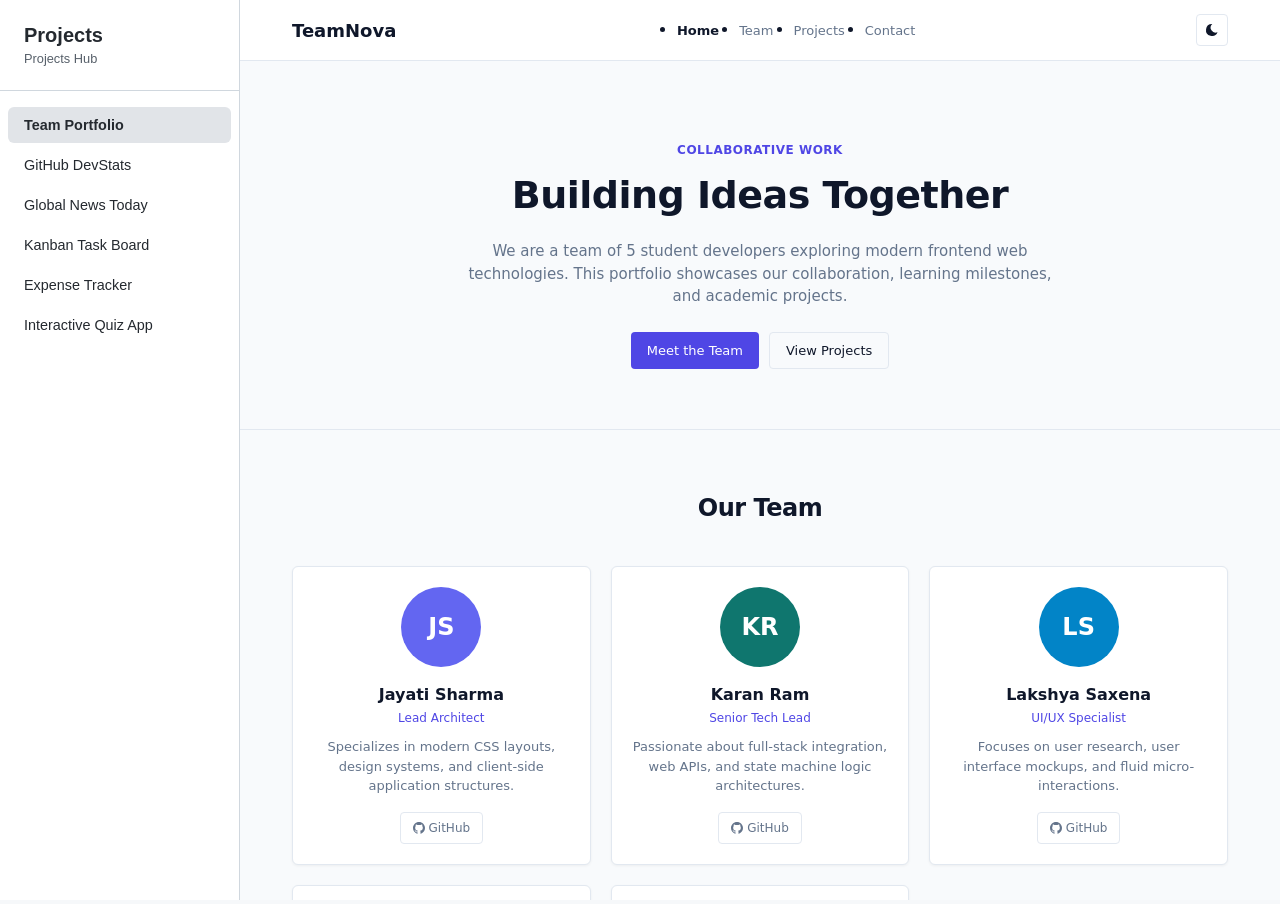
<file: index.html>
<!DOCTYPE html>
<html lang="en">

<head>
    <meta charset="UTF-8">
    <meta name="viewport" content="width=device-width, initial-scale=1.0">
    <title>OJT Projects Portal</title>
    <link rel="stylesheet" href="style.css">
</head>

<body>

    <div class="portal-container">
        <!-- Left Sidebar Navigation -->
        <aside class="sidebar">
            <div class="sidebar-header">
                <h2>Projects</h2>
                <p>Projects Hub</p>
            </div>

            <nav class="sidebar-nav">
                <ul>
                    <li><a href="#" class="nav-item active" data-path="team-agency-portfolio/index.html">Team
                            Portfolio</a></li>
                    <li><a href="#" class="nav-item" data-path="github-developers-portfolio/index.html">GitHub
                            DevStats</a></li>
                    <li><a href="#" class="nav-item" data-path="newsaggregator platform/index.html">Global News
                            Today</a></li>
                    <li><a href="#" class="nav-item" data-path="taskflow-kanban/index.html">Kanban Task Board</a></li>
                    <li><a href="#" class="nav-item" data-path="expense-tracker/index.html">Expense Tracker</a></li>
                    <li><a href="#" class="nav-item" data-path="Quiz_app/index.htm">Interactive Quiz App</a></li>
                </ul>
            </nav>


        </aside>

        <!-- Right Main Content Area (Iframe) -->
        <main class="workspace">
            <iframe id="appIframe" src="team-agency-portfolio/index.html"></iframe>
        </main>
    </div>

    <!-- Minimal Script to Switch Iframe Sources -->
    <script>
        const iframe = document.getElementById('appIframe');
        const navItems = document.querySelectorAll('.nav-item');

        navItems.forEach(item => {
            item.addEventListener('click', function (e) {
                e.preventDefault();

                // Remove active class from all navigation items
                navItems.forEach(nav => nav.classList.remove('active'));

                // Add active class to clicked navigation item
                this.classList.add('active');

                // Load clicked project in workspace iframe
                iframe.src = this.getAttribute('data-path');
            });
        });
    </script>
</body>

</html>
</file>
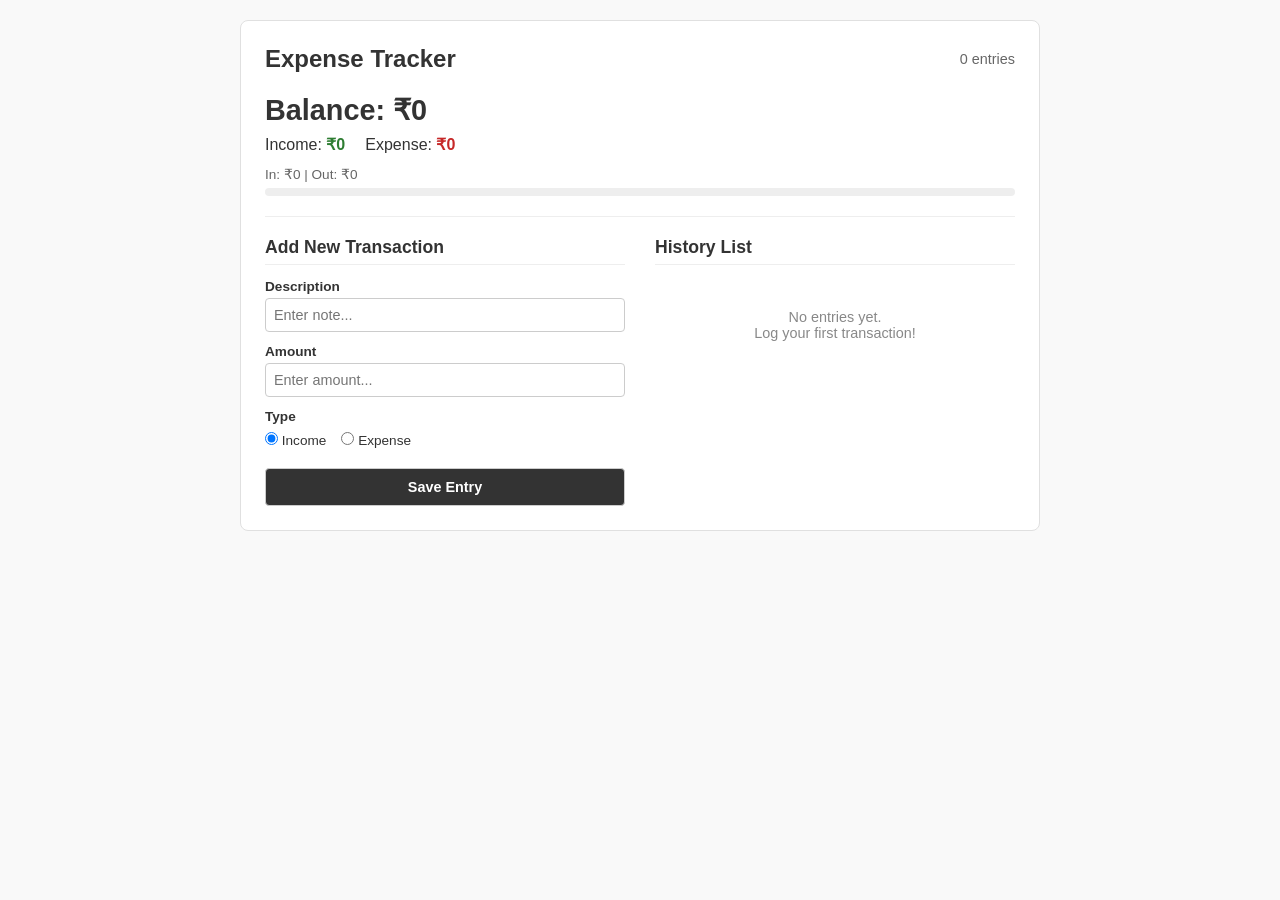
<file: expense-tracker/index.html>
<!DOCTYPE html>
<html lang="en">
<head>
    <meta charset="UTF-8">
    <meta name="viewport" content="width=device-width, initial-scale=1.0">
    <title>Expense Tracker</title>
    <link rel="stylesheet" href="style.css">
</head>
<body>

    <div class="tracker-container">
        <!-- Header -->
        <header>
            <h1>Expense Tracker</h1>
            <p id="entryCount">0 entries</p>
        </header>

        <!-- Balance Info -->
        <div class="balance-section">
            <h2>Balance: <span id="totalBalance">₹0</span></h2>
            <div class="summary-row">
                <div>Income: <span id="totalIncome" class="text-in">₹0</span></div>
                <div>Expense: <span id="totalExpense" class="text-out">₹0</span></div>
            </div>
            <!-- Progress Bar -->
            <div class="flow-bar-container">
                <span>In: <span id="inAmt">₹0</span> | Out: <span id="outAmt">₹0</span></span>
                <div class="bar-bg">
                    <div id="balBar" style="width: 0%;"></div>
                </div>
            </div>
        </div>

        <hr>

        <div class="tracker-grid">
            <!-- Form -->
            <div class="form-container">
                <h3>Add New Transaction</h3>
                <form>
                    <div class="field">
                        <label for="entryNote">Description</label>
                        <input type="text" id="entryNote" placeholder="Enter note..." required>
                    </div>
                    <div class="field">
                        <label for="entryAmt">Amount</label>
                        <input type="number" id="entryAmt" placeholder="Enter amount..." required>
                    </div>
                    <div class="field">
                        <label>Type</label>
                        <div class="radios">
                            <label>
                                <input type="radio" name="entryKind" id="kindIncome" value="Income" checked> Income
                            </label>
                            <label>
                                <input type="radio" name="entryKind" id="kindExpense" value="Expense"> Expense
                            </label>
                        </div>
                    </div>
                    <button type="submit" id="saveBtn">Save Entry</button>
                </form>
            </div>

            <!-- List -->
            <div class="list-container">
                <h3>History List</h3>
                <ul id="historyList">
                    <!-- Loaded via JS -->
                </ul>
            </div>
        </div>
    </div>

    <script src="app.js"></script>
</body>
</html>
</file>
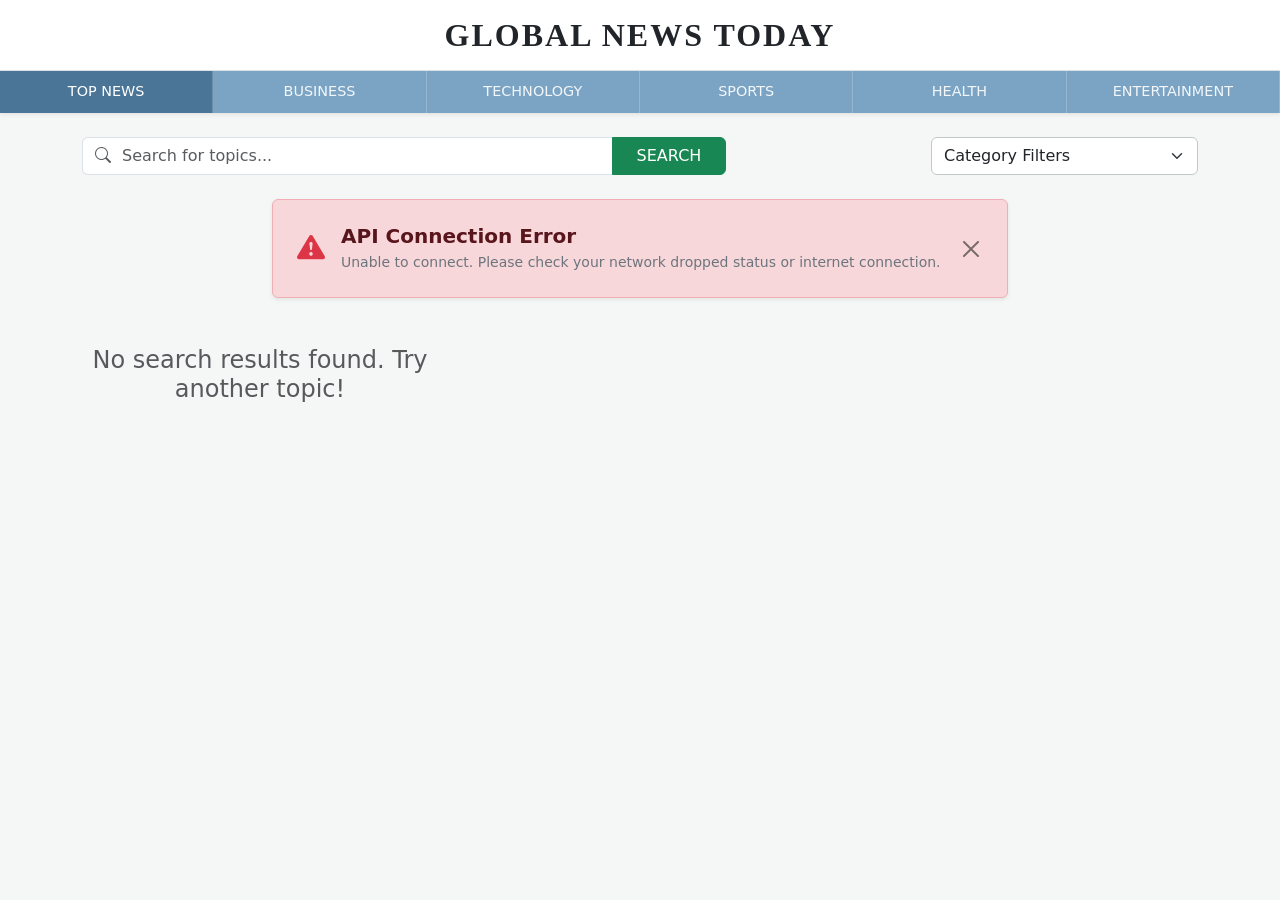
<file: newsaggregator platform/index.html>
<!DOCTYPE html>
<html lang="en">
<head>
    <meta charset="UTF-8">
    <meta name="viewport" content="width=device-width, initial-scale=1.0">
    <title>Global News Today</title>
    <link href="https://cdn.jsdelivr.net/npm/bootstrap@5.3.2/dist/css/bootstrap.min.css" rel="stylesheet">
    <link href="https://cdn.jsdelivr.net/npm/bootstrap-icons@1.11.1/font/bootstrap-icons.css" rel="stylesheet">
    
    <style>
        body {
            background-color: #f4f7f6;
            font-family: system-ui, -apple-system, sans-serif;
        }
        /* Top Navigation Header Styling */
        .brand-header {
            font-family: 'Georgia', serif;
            letter-spacing: 2px;
            font-weight: 700;
        }
        /* Category Navigation Bar */
        .category-nav {
            background-color: #7ba4c4;
        }
        .category-nav .nav-link {
            color: rgba(255, 255, 255, 0.9);
            font-weight: 500;
            text-transform: uppercase;
            font-size: 0.9rem;
            padding: 10px 15px;
            border-right: 1px solid rgba(255, 255, 255, 0.2);
        }
        .category-nav .nav-link:hover, 
        .category-nav .nav-link.active {
            background-color: #4a7596;
            color: #ffffff;
        }
        /* Card image aspect ratio maintenance */
        .news-img-placeholder {
            height: 180px;
            object-fit: cover;
            background-color: #e9ecef;
        }
        /* Loader and Error States controlled via JS toggling 'd-none' */
        #loading-state, #error-state {
            transition: all 0.3s ease;
        }
    </style>
</head>
<body>

    <header class="py-3 bg-white text-center border-bottom">
        <h1 class="brand-header text-uppercase m-0 fs-2 text-dark">Global News Today</h1>
    </header>

    <nav class="category-nav shadow-sm">
        <div class="container-fluid px-0">
            <ul class="nav nav-justified" id="category-filters">
                <li class="nav-item"><a class="nav-link active" href="#" data-category="general">Top News</a></li>
                <li class="nav-item"><a class="nav-link" href="#" data-category="business">Business</a></li>
                <li class="nav-item"><a class="nav-link" href="#" data-category="technology">Technology</a></li>
                <li class="nav-item"><a class="nav-link" href="#" data-category="sports">Sports</a></li>
                <li class="nav-item"><a class="nav-link" href="#" data-category="health">Health</a></li>
                <li class="nav-item"><a class="nav-link" href="#" data-category="entertainment">Entertainment</a></li>
            </ul>
        </div>
    </nav>

    <main class="container my-4">
        
        <div class="row g-3 mb-4 justify-content-between align-items-center">
            <div class="col-md-7">
                <form id="search-form" class="input-group">
                    <span class="input-group-text bg-white border-end-0 text-muted">
                        <i class="bi bi-search"></i>
                    </span>
                    <input type="text" id="search-input" class="form-control border-start-0 ps-0" placeholder="Search for topics..." required>
                    <button class="btn btn-success px-4 fw-medium text-uppercase" type="submit" id="srchbtn">Search</button>
                </form>
            </div>
            <div class="col-md-4 col-lg-3 text-end">
                <select class="form-select border-secondary-subtle" id="dropdown-category-filter">
                    <option value="" selected>Category Filters</option>
                    <option value="science" ctgtype="science">Science</option>
                    <option value="technology" ctgtype="technology">Technology</option>
                    <option value="business" ctgtype="business">Business</option>
                </select>
            </div>
        </div>

        <div id="loading-state" class="row d-none mb-4">
            <div class="col-10 mx-auto text-center py-5 bg-white rounded shadow-sm border border-light-subtle">
                <div class="spinner-border text-secondary mb-3" style="width: 3.5rem; height: 3.5rem;" role="status">
                    <span class="visually-hidden">Loading...</span>
                </div>
                <p class="text-muted fw-medium m-0">Fetching live updates from NewsAPI...</p>
            </div>
        </div>

        <div id="error-state" class="row d-none mb-4">
            <div class="col-md-8 mx-auto">
                <div class="alert alert-danger d-flex align-items-center shadow-sm p-4 m-0" role="alert">
                    <i class="bi bi-exclamation-triangle-fill fs-3 me-3 text-danger"></i>
                    <div>
                        <h5 class="alert-heading fw-bold mb-1">API Connection Error</h5>
                        <p id="error-message-text" class="mb-0 small text-secondary">Unable to process your request. Please check your API limits or network status.</p>
                    </div>
                    <button type="button" class="btn-close ms-auto" id="close-error-btn" aria-label="Close"></button>
                </div>
            </div>
        </div>

        <div class="row row-cols-1 row-cols-md-2 row-cols-lg-3 g-4" id="news-container">
            
            </div>
    </main>

    <script src="https://cdn.jsdelivr.net/npm/bootstrap@5.3.2/dist/js/bootstrap.bundle.min.js"></script>
    
    <script src="index.js"></script>
</body>
</html>
</file>
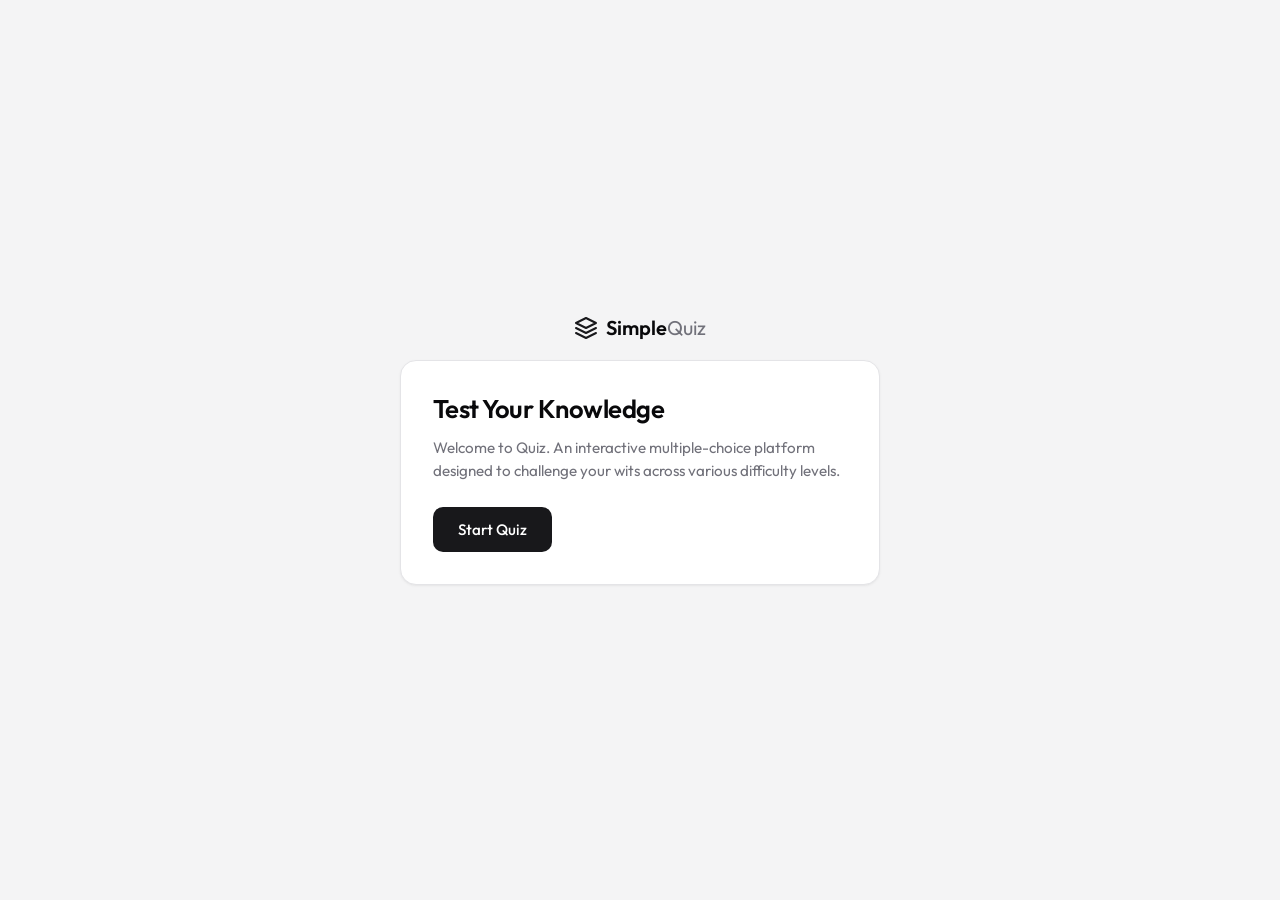
<file: Quiz_app/index.htm>
<!DOCTYPE html>
<html lang="en">

<head>
  <meta charset="UTF-8">
  <meta name="viewport" content="width=device-width, initial-scale=1.0">
  <title>Quiz | Modern & Fun Trivia</title>
  <meta name="description" content="A simple, elegant multiple choice quiz application for college project testing.">
  <!-- Fonts -->
  <link rel="preconnect" href="https://fonts.googleapis.com">
  <link rel="preconnect" href="https://fonts.gstatic.com" crossorigin>
  <link href="https://fonts.googleapis.com/css2?family=Outfit:wght@400;500;600;700&display=swap" rel="stylesheet">
  <!-- Stylesheet -->
  <link rel="stylesheet" href="style.css">
</head>

<body>
  <div class="app-container">
    <!-- Header -->
    <header class="app-header">
      <div class="logo">
        <svg class="logo-icon" width="24" height="24" viewBox="0 0 24 24" fill="none" stroke="currentColor"
          stroke-width="2" stroke-linecap="round" stroke-linejoin="round">
          <path d="M12 2L2 7L12 12L22 7L12 2Z" />
          <path d="M2 17L12 22L22 17" />
          <path d="M2 12L12 17L22 12" />
        </svg>
        <span class="logo-text">Simple<span class="highlight">Quiz</span></span>
      </div>
    </header>

    <!-- Main Content Box -->
    <main class="quiz-card">

      <!-- SCREEN 1: Home Screen -->
      <section id="screen-home" class="screen active">
        <div class="hero-content">
          <h1>Test Your Knowledge</h1>
          <p>Welcome to Quiz. An interactive multiple-choice platform designed to challenge your wits across
            various difficulty levels.</p>
          <button id="btn-start-project" class="btn btn-primary">Start Quiz</button>
        </div>
      </section>

      <!-- SCREEN 2: Setup Screen -->
      <section id="screen-setup" class="screen hidden">
        <h2>Quiz Settings</h2>
        <p class="subtitle">Customize your challenge parameters before starting.</p>

        <div class="settings-group">
          <label>Number of Questions</label>
          <div id="count-group" class="pill-group">
            <button class="pill selected" data-count="5">5 Questions</button>
            <button class="pill" data-count="10">10 Questions</button>
            <button class="pill" data-count="15">15 Questions</button>
          </div>
        </div>

        <div class="settings-group">
          <label>Select Difficulty</label>
          <div id="difficulty-group" class="pill-group">
            <button class="pill selected" data-difficulty="easy">Easy</button>
            <button class="pill" data-difficulty="medium">Medium</button>
            <button class="pill" data-difficulty="hard">Hard</button>
          </div>
        </div>

        <button id="btn-begin-quiz" class="btn btn-primary full-width">Begin Quiz</button>
      </section>

      <!-- SCREEN 3: Quiz Play Screen -->
      <section id="screen-quiz" class="screen hidden">
        <!-- Quiz HUD -->
        <div class="hud">
          <div class="hud-info">
            <span class="hud-index">Question <span id="current-question-num">1</span> of <span
                id="total-questions-num">5</span></span>
          </div>
          <div class="progress-bar-container">
            <div id="quiz-progress-bar" class="progress-bar" style="width: 0%"></div>
          </div>
        </div>

        <!-- Question -->
        <h2 id="question-text" class="question-text">Loading question...</h2>

        <!-- Options list -->
        <div id="options-container" class="options-container">
          <!-- Populated by JS -->
        </div>

        <!-- Feedback Area -->
        <div id="feedback-container" class="feedback-container hidden">
          <h3 id="feedback-status" class="feedback-status">Correct!</h3>
          <p id="feedback-text" class="feedback-text">Nice job!</p>
        </div>

        <!-- Actions -->
        <div class="quiz-actions">
          <button id="btn-next" class="btn btn-primary hidden">Next Question</button>
        </div>
      </section>

      <!-- SCREEN 4: Results Screen -->
      <section id="screen-results" class="screen hidden">
        <div class="results-content">
          <h2>Quiz Completed!</h2>
          <p class="subtitle">Here is your performance report:</p>

          <div class="score-display-card">
            <div id="final-percentage" class="score-percentage">0%</div>
            <p id="final-fraction" class="score-subtext">You answered 0 out of 5 questions correctly.</p>
          </div>

          <button id="btn-play-again" class="btn btn-primary">Play Again</button>
        </div>
      </section>

    </main>


  </div>

  <!-- JavaScript -->
  <script src="app.js"></script>
</body>

</html>
</file>
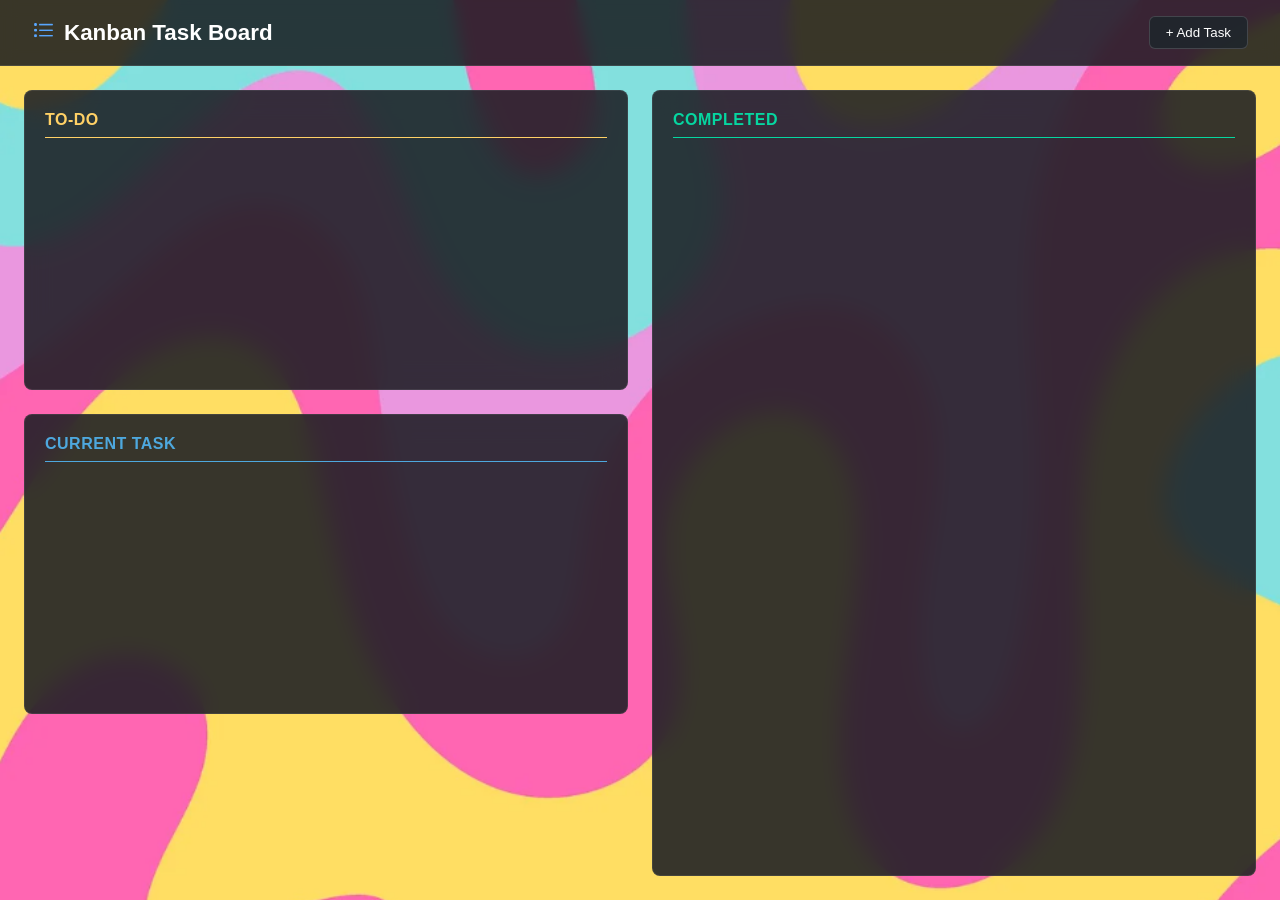
<file: taskflow-kanban/index.html>
<!DOCTYPE html>
<html lang="en">
<head>
    <meta charset="UTF-8">
    <meta name="viewport" content="width=device-width, initial-scale=1.0">
    <link rel="stylesheet" href="style.css">
    <link rel="stylesheet" href="https://cdn.jsdelivr.net/npm/bootstrap-icons@1.13.1/font/bootstrap-icons.min.css">
    <title>Document</title>
</head>
<body>
    <header>
        <h1><span class="bi bi-list-task"> </span>Kanban Task Board</h1>
        <button id="add-task-btn">+ Add Task</button>
    </header>

    <main class="board">
        <div class="left-workspace">
            <section class="col" id="todo-col">
                <h2>To-Do</h2>
                <div class="task-container" id="todo-tasks"></div>
            </section>

            <section class="col" id="current-col">
                <h2>Current Task</h2>
                <div class="task-container" id="current-tasks"></div>
            </section>
        </div>

        <section class="col" id="completed-col">
            <h2>Completed</h2>
            <div class="task-container" id="completed-tasks"></div>
        </section>
    </main>
    
    <script src="storage.js"></script>
    <script src="script.js"></script>
</body>
</html>
</file>
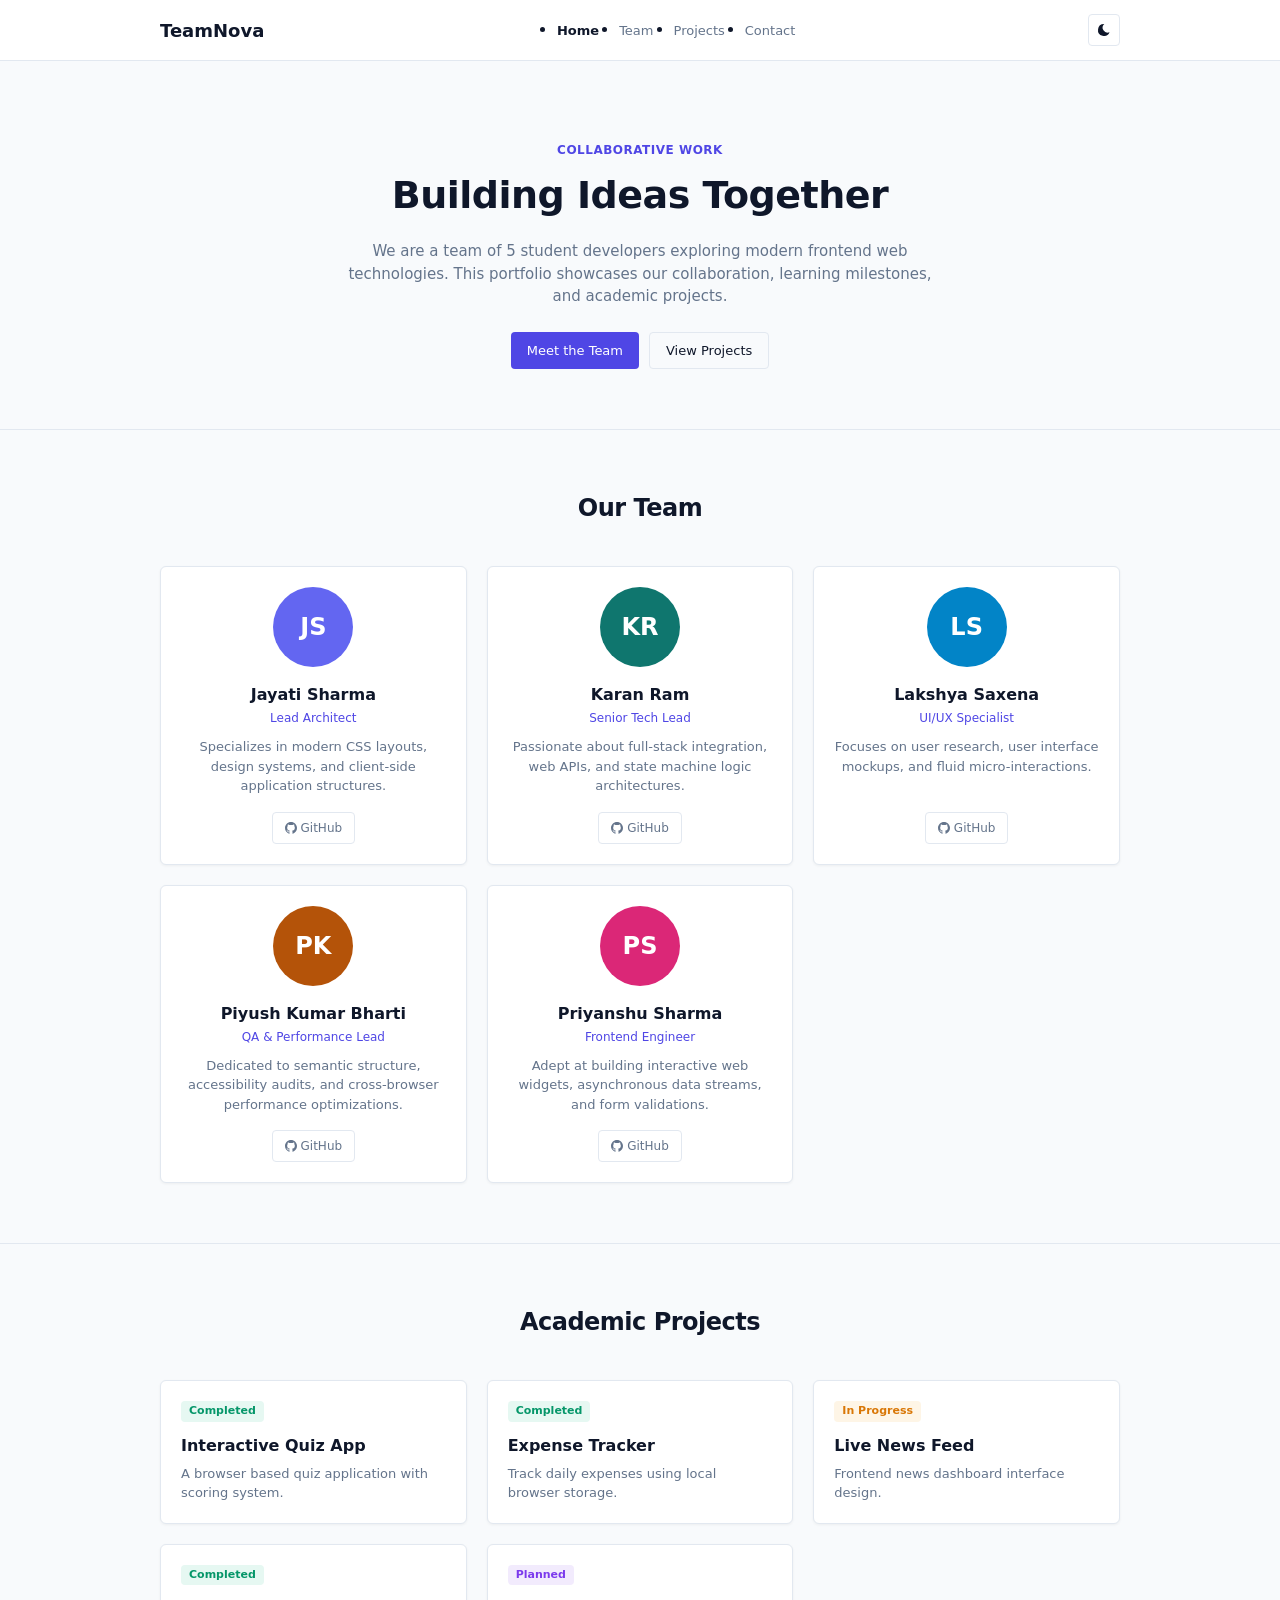
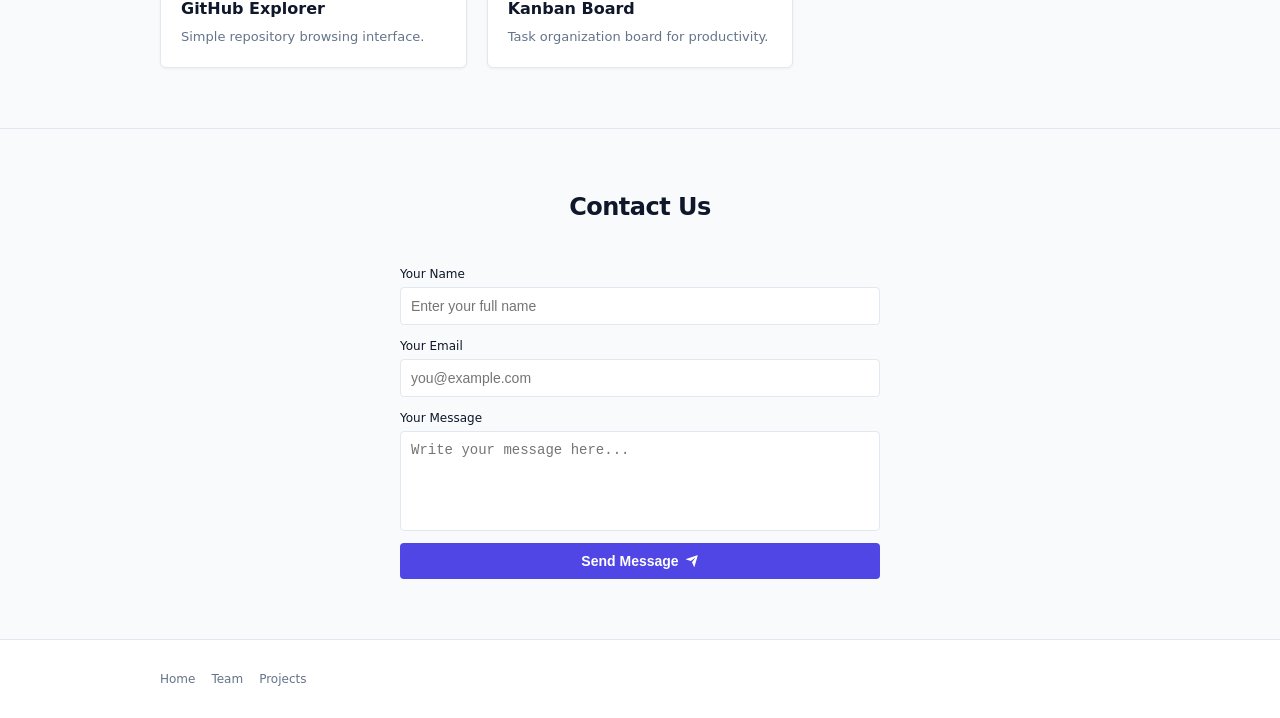
<file: team-agency-portfolio/index.html>
<!DOCTYPE html>
<html lang="en">

<head>
    <meta charset="UTF-8">
    <meta name="viewport" content="width=device-width, initial-scale=1.0">
    <title>TeamNova | Digital Agency Portfolio</title>
    <meta name="description"
        content="Explore TeamNova's academic projects, frontend development learning journey, and meet our team of 5 student developers.">

    <link rel="preconnect" href="https://fonts.googleapis.com">
    <link rel="preconnect" href="https://fonts.gstatic.com" crossorigin>
    <link href="https://fonts.googleapis.com/css2?family=Inter:wght@300;400;500;600;700;800&display=swap"
        rel="stylesheet">

    <link rel="stylesheet" href="styles/style.css">
    <link rel="stylesheet" href="styles/responsive.css">
</head>

<body>

    <!-- Navigation Header -->
    <header class="navbar">
        <div class="container nav-container">
            <h2>TeamNova</h2>

            <nav>
                <ul>
                    <li><a href="#home" class="active">Home</a></li>
                    <li><a href="#team">Team</a></li>
                    <li><a href="#projects">Projects</a></li>
                    <li><a href="#contact">Contact</a></li>
                </ul>
            </nav>

            <button id="themeToggle" aria-label="Toggle theme">
                <!-- SVG Moon icon (dark mode default representation) -->
                <svg id="themeToggleIcon" xmlns="http://www.w3.org/2000/svg" viewBox="0 0 24 24">
                    <path d="M12 3c.132 0 .263 0 .393.007a7.5 7.5 0 0 0 7.92 12.446A9 9 0 1 1 12 3z" />
                </svg>
            </button>
        </div>
    </header>

    <!-- Hero Section -->
    <section id="home" class="hero">
        <div class="container hero-content">
            <p class="tagline">Collaborative Work</p>
            <h1>Building Ideas Together</h1>

            <p>
                We are a team of 5 student developers exploring modern frontend web technologies.
                This portfolio showcases our collaboration, learning milestones, and academic projects.
            </p>

            <div class="hero-buttons">
                <a href="#team" class="btn">Meet the Team</a>
                <a href="#projects" class="btn secondary">View Projects</a>
            </div>
        </div>
    </section>

    <!-- Team Section -->
    <section id="team">
        <div class="container">
            <h2 class="section-title">Our Team</h2>
            <div id="teamContainer" class="team-grid"></div>
        </div>
    </section>

    <!-- Projects Section -->
    <section id="projects">
        <div class="container">
            <h2 class="section-title">Academic Projects</h2>
            <div id="projectContainer" class="project-grid"></div>
        </div>
    </section>

    <!-- Contact Section -->
    <section id="contact">
        <div class="container contact-container">
            <h2 class="section-title">Contact Us</h2>

            <form id="contactForm">
                <div class="form-group">
                    <label for="name">Your Name</label>
                    <input type="text" id="name" placeholder="Enter your full name">
                </div>
                <div class="form-group">
                    <label for="email">Your Email</label>
                    <input type="email" id="email" placeholder="you@example.com">
                </div>
                <div class="form-group">
                    <label for="message">Your Message</label>
                    <textarea id="message" placeholder="Write your message here..."></textarea>
                </div>

                <button type="submit">
                    <span>Send Message</span>
                    <svg xmlns="http://www.w3.org/2000/svg" viewBox="0 0 24 24">
                        <path
                            d="M1.946 9.315c-.522-.174-.527-.455.01-.634l19.087-6.362c.529-.176.832.12.684.638l-5.454 19.086c-.15.529-.455.547-.679.045L12 14l6-8-8 6-8.054-2.685z" />
                    </svg>
                </button>
            </form>
        </div>
    </section>

    <!-- Footer -->
    <footer>
        <div class="container footer-content">
            <div>
                <a href="#home">Home</a>
                <a href="#team">Team</a>
                <a href="#projects">Projects</a>
            </div>
        </div>
    </footer>

    <!-- Toast Notifications Container -->
    <div id="toastContainer" class="toast-container"></div>

    <script src="data/teamData.js"></script>
    <script src="data/projectData.js"></script>
    <script src="script/app.js"></script>
    <script src="script/validation.js"></script>

</body>

</html>
</file>
<file: style.css>
/* General Styles */
* {
    margin: 0;
    padding: 0;
    box-sizing: border-box;
}

body {
    font-family: -apple-system, BlinkMacSystemFont, "Segoe UI", Roboto, Helvetica, Arial, sans-serif;
    background-color: #f6f8fa;
    color: #24292f;
    height: 100vh;
    overflow: hidden;
}

/* Layout Container */
.portal-container {
    display: flex;
    width: 100vw;
    height: 100vh;
}

/* Navigation Sidebar */
.sidebar {
    width: 240px;
    background-color: #ffffff;
    border-right: 1px solid #d0d7de;
    display: flex;
    flex-direction: column;
    justify-content: space-between;
}

.sidebar-header {
    padding: 24px;
    border-bottom: 1px solid #d0d7de;
}

.sidebar-header h2 {
    font-size: 1.25rem;
    font-weight: 600;
}

.sidebar-header p {
    font-size: 0.8rem;
    color: #57606a;
    margin-top: 4px;
}

.sidebar-nav {
    padding: 16px 8px;
    flex-grow: 1;
}

.sidebar-nav ul {
    list-style: none;
}

.nav-item {
    display: block;
    padding: 10px 16px;
    color: #24292f;
    text-decoration: none;
    font-size: 0.9rem;
    border-radius: 6px;
    margin-bottom: 4px;
    transition: background-color 0.15s ease;
}

.nav-item:hover {
    background-color: #f3f4f6;
}

.nav-item.active {
    background-color: #e1e4e8;
    font-weight: 600;
}

.sidebar-footer {
    padding: 24px;
    border-top: 1px solid #d0d7de;
    font-size: 0.75rem;
    color: #57606a;
}

/* Workspace Frame */
.workspace {
    flex-grow: 1;
    height: 100%;
}

#appIframe {
    width: 100%;
    height: 100%;
    border: none;
    background-color: #ffffff;
}
</file>
<file: expense-tracker/style.css>
/* Base Styles */
* {
    margin: 0;
    padding: 0;
    box-sizing: border-box;
}

body {
    font-family: sans-serif;
    background-color: #f9f9f9;
    color: #333333;
    padding: 20px;
    display: flex;
    justify-content: center;
}

.tracker-container {
    width: 100%;
    max-width: 800px;
    background-color: #ffffff;
    border: 1px solid #e0e0e0;
    border-radius: 8px;
    padding: 24px;
}

header {
    display: flex;
    justify-content: space-between;
    align-items: center;
    margin-bottom: 20px;
}

header h1 {
    font-size: 1.5rem;
}

#entryCount {
    color: #666666;
    font-size: 0.9rem;
}

/* Balance Section */
.balance-section {
    margin-bottom: 20px;
}

.balance-section h2 {
    font-size: 1.8rem;
    margin-bottom: 8px;
}

.summary-row {
    display: flex;
    gap: 20px;
    margin-bottom: 12px;
}

.text-in {
    color: #2e7d32;
    font-weight: bold;
}

.text-out {
    color: #c62828;
    font-weight: bold;
}

/* Flow Bar */
.flow-bar-container {
    font-size: 0.85rem;
    color: #666666;
}

.bar-bg {
    width: 100%;
    height: 8px;
    background-color: #eeeeee;
    border-radius: 4px;
    margin-top: 6px;
    overflow: hidden;
}

#balBar {
    height: 100%;
    background-color: #2e7d32;
    width: 0%;
    transition: width 0.3s ease;
}

hr {
    border: 0;
    border-top: 1px solid #eeeeee;
    margin: 20px 0;
}

/* Grid Layout */
.tracker-grid {
    display: grid;
    grid-template-columns: 1fr 1fr;
    gap: 30px;
}

@media (max-width: 600px) {
    .tracker-grid {
        grid-template-columns: 1fr;
    }
}

h3 {
    margin-bottom: 14px;
    font-size: 1.1rem;
    border-bottom: 1px solid #eeeeee;
    padding-bottom: 6px;
}

/* Form Styling */
.field {
    margin-bottom: 12px;
}

.field label {
    display: block;
    font-size: 0.85rem;
    font-weight: bold;
    margin-bottom: 4px;
}

.field input[type="text"],
.field input[type="number"] {
    width: 100%;
    padding: 8px;
    border: 1px solid #cccccc;
    border-radius: 4px;
    font-size: 0.9rem;
}

.radios {
    display: flex;
    gap: 15px;
    padding: 4px 0;
}

.radios label {
    font-weight: normal;
    cursor: pointer;
}

#saveBtn {
    width: 100%;
    padding: 10px;
    border: 1px solid #cccccc;
    background-color: #333333;
    color: #ffffff;
    border-radius: 4px;
    font-size: 0.9rem;
    font-weight: bold;
    cursor: pointer;
}

#saveBtn:hover {
    background-color: #111111;
}

/* History List Card Styling */
.list-container {
    max-height: 350px;
    overflow-y: auto;
}

#historyList {
    list-style: none;
}

.hcard {
    border: 1px solid #eeeeee;
    border-radius: 6px;
    padding: 10px;
    margin-bottom: 8px;
    display: flex;
    align-items: center;
    justify-content: space-between;
}

.hcard-dot {
    width: 8px;
    height: 8px;
    border-radius: 50%;
    margin-right: 10px;
}

.dot-in {
    background-color: #2e7d32;
}

.dot-out {
    background-color: #c62828;
}

.hcard-info {
    flex-grow: 1;
    display: flex;
    flex-direction: column;
}

.hcard-name {
    font-weight: bold;
    font-size: 0.9rem;
}

.hcard-type {
    font-size: 0.75rem;
    color: #888888;
}

.hcard-amt {
    font-weight: bold;
    margin-right: 15px;
}

.amt-in {
    color: #2e7d32;
}

.amt-out {
    color: #c62828;
}

.hcard-actions button {
    background: none;
    border: none;
    cursor: pointer;
    font-size: 0.8rem;
    margin-left: 5px;
    padding: 2px 5px;
    border-radius: 3px;
}

.ic-edit {
    color: #1976d2;
}

.ic-delete {
    color: #d32f2f;
}

/* Empty State */
.empty-state {
    text-align: center;
    padding: 30px;
    color: #888888;
}

.empty-state p {
    font-size: 0.9rem;
}
</file>
<file: Quiz_app/style.css>
:root {
  --bg-color: #f4f4f5;
  /* zinc-100 */
  --card-bg: #ffffff;
  --text-main: #09090b;
  /* zinc-950 */
  --text-muted: #71717a;
  /* zinc-500 */

  --primary: #18181b;
  /* zinc-900 */
  --primary-hover: #27272a;
  /* zinc-800 */
  --primary-active: #09090b;
  /* zinc-950 */

  --success: #22c55e;
  --success-bg: #f0fdf4;
  --success-border: #bbf7d0;
  --success-text: #166534;

  --error: #ef4444;
  --error-bg: #fef2f2;
  --error-border: #fecaca;
  --error-text: #991b1b;

  --border-color: #e4e4e7;
  /* zinc-200 */
  --radius-lg: 16px;
  --radius-md: 10px;
  --radius-sm: 6px;

  --shadow-main: 0 1px 3px 0 rgba(0, 0, 0, 0.05), 0 1px 2px -1px rgba(0, 0, 0, 0.05);
}

/* --- Base Resets & Global Styles --- */
* {
  box-sizing: border-box;
  margin: 0;
  padding: 0;
}

body {
  font-family: 'Outfit', -apple-system, BlinkMacSystemFont, "Segoe UI", Roboto, sans-serif;
  color: var(--text-main);
  background-color: var(--bg-color);
  min-height: 100vh;
  display: flex;
  justify-content: center;
  align-items: center;
  overflow-x: hidden;
  padding: 20px;
}

/* --- Layout Containers --- */
.app-container {
  width: 100%;
  max-width: 480px;
  display: flex;
  flex-direction: column;
  gap: 20px;
}

/* Header & Logo */
.app-header {
  display: flex;
  justify-content: center;
  align-items: center;
}

.logo {
  display: flex;
  align-items: center;
  gap: 8px;
  font-size: 1.25rem;
  font-weight: 600;
  color: var(--text-main);
}

.logo-icon {
  color: var(--primary);
}

.logo .highlight {
  color: var(--text-muted);
  font-weight: 400;
}

/* Main Card */
.quiz-card {
  background: var(--card-bg);
  border-radius: var(--radius-lg);
  padding: 32px;
  box-shadow: var(--shadow-main);
  border: 1px solid var(--border-color);
}

/* Screen Transitions (Simple & Quick) */
.screen {
  opacity: 0;
  animation: fadeIn 0.15s ease-out forwards;
}

.screen.hidden {
  display: none !important;
}

.screen.active {
  display: block;
}

@keyframes fadeIn {
  to {
    opacity: 1;
  }
}

/* --- Typography --- */
h1,
h2,
h3,
h4,
h5,
h6 {
  text-wrap: balance;
  font-weight: 600;
}

h1 {
  font-size: 1.6rem;
  line-height: 1.25;
  margin-bottom: 12px;
  letter-spacing: -0.02em;
}

h2 {
  font-size: 1.3rem;
  margin-bottom: 8px;
  letter-spacing: -0.01em;
}

p {
  color: var(--text-muted);
  font-size: 0.95rem;
  line-height: 1.5;
  margin-bottom: 24px;
  text-wrap: pretty;
}

p.subtitle {
  margin-bottom: 24px;
}

/* Buttons */
.btn {
  display: inline-flex;
  justify-content: center;
  align-items: center;
  padding: 12px 24px;
  font-family: inherit;
  font-size: 0.95rem;
  font-weight: 500;
  border-radius: var(--radius-md);
  border: 1px solid transparent;
  cursor: pointer;
  transition: background-color 0.15s ease, border-color 0.15s ease;
  width: auto;
}

.btn-primary {
  background: var(--primary);
  color: #ffffff;
}

.btn-primary:hover {
  background: var(--primary-hover);
}

.btn-primary:active {
  background: var(--primary-active);
}

.full-width {
  width: 100%;
}

/* Settings Segmented Controls */
.settings-group {
  margin-bottom: 20px;
}

.settings-group label {
  display: block;
  font-size: 0.8rem;
  font-weight: 600;
  text-transform: uppercase;
  letter-spacing: 0.05em;
  color: var(--text-muted);
  margin-bottom: 8px;
}

.pill-group {
  display: flex;
  background: #f4f4f5;
  /* zinc-100 */
  padding: 4px;
  border-radius: var(--radius-md);
  gap: 4px;
}

.pill {
  flex: 1;
  padding: 8px 12px;
  font-family: inherit;
  font-size: 0.9rem;
  font-weight: 500;
  background: transparent;
  border: none;
  border-radius: var(--radius-sm);
  cursor: pointer;
  transition: background-color 0.15s ease, color 0.15s ease;
  color: var(--text-muted);
  text-align: center;
}

.pill:hover {
  background: rgba(0, 0, 0, 0.04);
  color: var(--text-main);
}

.pill.selected {
  background: #ffffff;
  color: var(--text-main);
  box-shadow: 0 1px 2px rgba(0, 0, 0, 0.05);
  font-weight: 600;
}

/* --- Quiz HUD / Progress --- */
.hud {
  margin-bottom: 20px;
}

.hud-info {
  display: flex;
  justify-content: space-between;
  align-items: center;
  margin-bottom: 8px;
}

.hud-index {
  font-size: 0.8rem;
  font-weight: 600;
  color: var(--text-muted);
  text-transform: uppercase;
  letter-spacing: 0.05em;
}

.progress-bar-container {
  height: 4px;
  background: var(--border-color);
  border-radius: var(--radius-sm);
  overflow: hidden;
}

.progress-bar {
  height: 100%;
  background: var(--primary);
  border-radius: var(--radius-sm);
  transition: width 0.2s ease;
}

/* Quiz Options Container */
.question-text {
  font-size: 1.15rem;
  font-weight: 600;
  line-height: 1.4;
  margin-bottom: 20px;
}

.options-container {
  display: flex;
  flex-direction: column;
  gap: 8px;
  margin-bottom: 20px;
}

.option-btn {
  width: 100%;
  padding: 14px 18px;
  font-family: inherit;
  font-size: 0.95rem;
  font-weight: 500;
  color: var(--text-main);
  background: #ffffff;
  border: 1px solid var(--border-color);
  border-radius: var(--radius-md);
  text-align: left;
  cursor: pointer;
  transition: background-color 0.15s ease, border-color 0.15s ease;
}

.option-btn:hover:not(:disabled) {
  background: #f4f4f5;
  /* zinc-100 */
  border-color: #d4d4d8;
  /* zinc-300 */
}

.option-btn:disabled {
  cursor: not-allowed;
}

/* Answer State Highlights */
.option-btn.correct {
  background: var(--success-bg) !important;
  border-color: var(--success) !important;
  color: var(--success-text) !important;
  font-weight: 600;
}

.option-btn.wrong {
  background: var(--error-bg) !important;
  border-color: var(--error) !important;
  color: var(--error-text) !important;
  font-weight: 600;
}

/* Feedback panel style - flat alert box */
.feedback-container {
  padding: 16px;
  border-radius: var(--radius-md);
  margin-bottom: 20px;
  border: 1px solid transparent;
}

.feedback-container.hidden {
  display: none;
}

.feedback-container:has(.correct-text) {
  background-color: var(--success-bg);
  border-color: var(--success-border);
}

.feedback-container:has(.wrong-text) {
  background-color: var(--error-bg);
  border-color: var(--error-border);
}

.feedback-status {
  font-size: 0.95rem;
  font-weight: 600;
  margin-bottom: 4px;
}

.feedback-status.correct-text {
  color: var(--success-text);
}

.feedback-status.wrong-text {
  color: var(--error-text);
}

.feedback-text {
  font-size: 0.9rem;
  color: var(--text-muted);
  line-height: 1.4;
  margin-bottom: 0;
}

/* Override initial raw js color classes since we styled the container instead */
.correct-text,
.wrong-text {
  background: none !important;
  border-left: none !important;
  padding-left: 0 !important;
}

/* Quiz Footer / Action buttons */
.quiz-actions {
  display: flex;
  justify-content: flex-end;
}

/* --- Results Screen --- */
.results-content {
  text-align: center;
}

.score-display-card {
  background: #f4f4f5;
  /* zinc-100 */
  border: 1px solid var(--border-color);
  border-radius: var(--radius-md);
  padding: 24px;
  margin-bottom: 24px;
}

.score-percentage {
  font-size: 3rem;
  font-weight: 700;
  color: var(--primary);
  margin-bottom: 8px;
  line-height: 1;
}

.score-subtext {
  font-size: 0.95rem;
  color: var(--text-muted);
  margin-bottom: 0;
}

/* --- Footer --- */
.app-footer {
  text-align: center;
  font-size: 0.8rem;
  color: var(--text-muted);
}

/* --- Responsive Adjustments --- */
@media (max-width: 480px) {
  .quiz-card {
    padding: 24px 20px;
  }

  h1 {
    font-size: 1.4rem;
  }

  h2 {
    font-size: 1.15rem;
  }

  .btn {
    width: 100%;
  }

  .quiz-actions {
    justify-content: center;
  }
}
</file>
<file: taskflow-kanban/style.css>
* {
    margin: 0;
    padding: 0;
    box-sizing: border-box;
}

body {
    min-height: 100vh;
    font-family: -apple-system, BlinkMacSystemFont, "Segoe UI", Roboto, Helvetica, Arial, sans-serif;
    background-image: url("bg.jpg");
    background-size: cover;
    background-position: center;
    background-attachment: fixed;
    background-repeat: no-repeat;
    color: #e3e4e8;
    display: flex;
    flex-direction: column;
}

header {
    background-color: rgba(23, 25, 30, 0.85);
    backdrop-filter: blur(8px);
    -webkit-backdrop-filter: blur(8px);
    display: flex;
    justify-content: space-between;
    align-items: center;
    padding: 16px 32px;
    border-bottom: 1px solid rgba(255, 255, 255, 0.1);
}

h1 {
    color: #ffffff;
    font-size: 1.4rem;
    font-weight: 600;
    display: flex;
    align-items: center;
    gap: 10px;
}

.bi-list-task {
    color: #58a6ff;
}

#add-task-btn {
    padding: 8px 16px;
    border: 1px solid rgba(255, 255, 255, 0.15);
    background-color: rgba(33, 38, 45, 0.9);
    color: #ffffff;
    border-radius: 6px;
    font-weight: 500;
    cursor: pointer;
    transition: all 0.2s ease;
}

#add-task-btn:hover {
    background-color: rgba(48, 54, 61, 0.9);
    border-color: rgba(255, 255, 255, 0.3);
}

.board {
    display: grid;
    grid-template-columns: 1fr 1fr;
    gap: 24px;
    padding: 24px;
    flex: 1;
}

.left-workspace {
    display: flex;
    flex-direction: column;
    gap: 24px;
}

.col {
    background-color: rgba(28, 30, 36, 0.88);
    border: 1px solid rgba(255, 255, 255, 0.08);
    backdrop-filter: blur(12px);
    -webkit-backdrop-filter: blur(12px);
    border-radius: 8px;
    padding: 20px;
    display: flex;
    flex-direction: column;
    transition: transform 0.25s cubic-bezier(0.25, 0.8, 0.25, 1), 
                background-color 0.2s ease, 
                border-color 0.2s ease, 
                box-shadow 0.25s ease;
    will-change: transform;
}

.col:hover {
    transform: translateY(-4px);
    border-color: rgba(255, 255, 255, 0.2);
    box-shadow: 0 8px 24px rgba(0, 0, 0, 0.3);
    background-color: rgba(32, 35, 42, 0.92);
}

.left-workspace .col {
    min-height: 300px;
}

#completed-col {
    height: 100%;
    min-height: 624px;
}

.col.drag-over {
    background-color: rgba(35, 38, 46, 0.95) !important;
    border-color: #58a6ff !important;
    transform: scale(1.01);
}

.col h2 {
    font-size: 1rem;
    font-weight: 600;
    text-transform: uppercase;
    letter-spacing: 0.5px;
    margin-bottom: 16px;
    padding-bottom: 8px;
    border-bottom: 1px solid rgba(255, 255, 255, 0.1);
}

#todo-col h2 { color: #ffd166; border-bottom-color: #ffd166; }
#current-col h2 { color: #4ea8de; border-bottom-color: #4ea8de; }
#completed-col h2 { color: #06d6a0; border-bottom-color: #06d6a0; }

.task-container {
    flex: 1;
    display: flex;
    flex-direction: column;
    gap: 12px;
    min-height: 150px;
}

.task-card {
    background-color: #21242c;
    border: 1px solid #282b33;
    padding: 16px;
    border-radius: 6px;
    cursor: grab;
    transition: transform 0.15s ease, opacity 0.15s ease;
}

.task-card:active {
    cursor: grabbing;
}

.task-card.dragging {
    opacity: 0.4;
    transform: scale(0.98);
}

.task-card h3 {
    font-size: 0.95rem;
    color: #ffffff;
    margin-bottom: 6px;
    font-weight: 600;
}

.task-card p {
    font-size: 0.85rem;
    color: #8b949e;
    margin-bottom: 12px;
    line-height: 1.4;
}

.task-card button {
    font-size: 0.75rem;
    font-weight: 500;
    padding: 6px 10px;
    border: 1px solid #30363d;
    background-color: #21262d;
    color: #c9d1d9;
    border-radius: 4px;
    cursor: pointer;
    margin-right: 6px;
    transition: background-color 0.2s, color 0.2s;
}

.task-card button:hover {
    background-color: #30363d;
    color: #ffffff;
}

.task-card button[onclick*="deleteTask"] {
    border-color: rgba(244, 63, 94, 0.2);
    color: #f43f5e;
}
.task-card button[onclick*="deleteTask"]:hover {
    background-color: #f43f5e;
    color: #ffffff;
}

.task-card button[onclick*="moveTask"] {
    border-color: rgba(16, 185, 129, 0.2);
    color: #10b981;
}
.task-card button[onclick*="moveTask"]:hover {
    background-color: #10b981;
    color: #111216;
}
</file>
<file: team-agency-portfolio/styles/style.css>
:root {
    --bg: #f8fafc;
    --card: #ffffff;
    --text: #0f172a;
    --text-muted: #64748b;
    --primary: #4f46e5;
    --primary-hover: #4338ca;
    --border: #e2e8f0;
    --shadow: 0 1px 3px rgba(0,0,0,0.05);
}

.dark {
    --bg: #0f172a;
    --card: #1e293b;
    --text: #f8fafc;
    --text-muted: #94a3b8;
    --primary: #818cf8;
    --primary-hover: #6366f1;
    --border: #334155;
    --shadow: 0 1px 3px rgba(0,0,0,0.2);
}

* {
    margin: 0;
    padding: 0;
    box-sizing: border-box;
}

html {
    scroll-behavior: smooth;
}

body {
    font-family: system-ui, -apple-system, BlinkMacSystemFont, "Segoe UI", Roboto, sans-serif;
    background: var(--bg);
    color: var(--text);
    line-height: 1.5;
    transition: background-color 0.15s ease, color 0.15s ease;
}

.container {
    width: 90%;
    max-width: 960px;
    margin: auto;
}

a {
    text-decoration: none;
    color: inherit;
    transition: color 0.15s ease;
}

a:hover {
    color: var(--primary);
}

/* NAVBAR */
.navbar {
    position: sticky;
    top: 0;
    background: var(--card);
    border-bottom: 1px solid var(--border);
    z-index: 100;
}

.nav-container {
    display: flex;
    justify-content: space-between;
    align-items: center;
    padding: 14px 0;
}

.navbar h2 {
    font-size: 18px;
    font-weight: 700;
}

nav ul {
    display: flex;
    gap: 20px;
}

nav ul a {
    font-size: 13px;
    color: var(--text-muted);
}

nav ul a.active {
    color: var(--text);
    font-weight: 600;
}

#themeToggle {
    background: transparent;
    border: 1px solid var(--border);
    color: var(--text);
    width: 32px;
    height: 32px;
    border-radius: 4px;
    display: flex;
    align-items: center;
    justify-content: center;
    cursor: pointer;
    transition: background-color 0.15s ease;
}

#themeToggle:hover {
    background: var(--border);
}

#themeToggle svg {
    width: 16px;
    height: 16px;
    fill: currentColor;
}

/* HERO */
.hero {
    padding: 80px 0 60px 0;
    text-align: center;
}

.hero-content {
    max-width: 600px;
    margin: auto;
}

.tagline {
    font-size: 12px;
    font-weight: 600;
    color: var(--primary);
    text-transform: uppercase;
    letter-spacing: 0.5px;
    margin-bottom: 8px;
}

.hero h1 {
    font-size: 38px;
    font-weight: 800;
    letter-spacing: -0.5px;
    margin-bottom: 16px;
}

.hero p:not(.tagline) {
    font-size: 15px;
    color: var(--text-muted);
    margin-bottom: 24px;
}

.hero-buttons {
    display: flex;
    justify-content: center;
    gap: 10px;
}

.btn {
    padding: 8px 16px;
    border-radius: 4px;
    font-weight: 500;
    font-size: 13px;
    cursor: pointer;
    display: inline-flex;
    align-items: center;
    transition: background-color 0.15s ease;
}

.btn:first-child {
    background: var(--primary);
    color: #fff;
}

.btn:first-child:hover {
    background: var(--primary-hover);
}

.btn.secondary {
    border: 1px solid var(--border);
}

.btn.secondary:hover {
    background: var(--border);
}

/* SECTIONS */
section {
    padding: 60px 0;
    border-top: 1px solid var(--border);
}

#home {
    border-top: none;
}

.section-title {
    text-align: center;
    margin-bottom: 40px;
    font-size: 24px;
    font-weight: 700;
    letter-spacing: -0.5px;
}

/* GRIDS */
.team-grid {
    display: grid;
    grid-template-columns: repeat(auto-fit, minmax(260px, 1fr));
    gap: 20px;
}

.project-grid {
    display: grid;
    grid-template-columns: repeat(auto-fit, minmax(280px, 1fr));
    gap: 20px;
}

.team-card,
.project-card {
    background: var(--card);
    border: 1px solid var(--border);
    border-radius: 6px;
    padding: 20px;
    display: flex;
    flex-direction: column;
    align-items: center;
    text-align: center;
    box-shadow: var(--shadow);
    transition: border-color 0.15s ease;
}

.team-card:hover,
.project-card:hover {
    border-color: var(--primary);
}

/* AVATARS */
.avatar-placeholder {
    width: 80px;
    height: 80px;
    border-radius: 50%;
    display: flex;
    align-items: center;
    justify-content: center;
    font-size: 24px;
    font-weight: 700;
    color: #fff;
    margin-bottom: 16px;
    user-select: none;
}

.team-card h3 {
    font-size: 16px;
    font-weight: 600;
    margin-bottom: 2px;
}

.team-card h4 {
    font-size: 12px;
    font-weight: 500;
    color: var(--primary);
    margin-bottom: 10px;
}

.team-card p {
    font-size: 13px;
    color: var(--text-muted);
    margin-bottom: 16px;
    flex-grow: 1;
}

.team-card .social-link {
    display: flex;
    align-items: center;
    gap: 4px;
    padding: 6px 12px;
    border: 1px solid var(--border);
    border-radius: 4px;
    font-size: 12px;
    font-weight: 500;
    color: var(--text-muted);
    transition: border-color 0.15s ease, color 0.15s ease;
}

.team-card .social-link svg {
    width: 12px;
    height: 12px;
    fill: currentColor;
}

.team-card .social-link:hover {
    border-color: var(--primary);
    color: var(--primary);
}

/* PROJECTS */
.project-card {
    align-items: flex-start;
    text-align: left;
}

.project-card .badge {
    padding: 2px 8px;
    font-size: 11px;
    font-weight: 600;
    border-radius: 4px;
    margin-bottom: 12px;
    display: inline-block;
}

.project-card .badge.status-completed {
    background: rgba(16, 185, 129, 0.1);
    color: #059669;
}

.project-card .badge.status-in-progress {
    background: rgba(245, 158, 11, 0.1);
    color: #d97706;
}

.project-card .badge.status-planned {
    background: rgba(124, 58, 237, 0.1);
    color: #7c3aed;
}

.project-card h3 {
    font-size: 16px;
    font-weight: 600;
    margin-bottom: 6px;
}

.project-card p {
    font-size: 13px;
    color: var(--text-muted);
}

/* CONTACT */
.contact-container {
    max-width: 480px;
    margin: auto;
}

form {
    display: flex;
    flex-direction: column;
    gap: 12px;
}

.form-group {
    display: flex;
    flex-direction: column;
    gap: 4px;
}

.form-group label {
    font-size: 12px;
    font-weight: 500;
}

input,
textarea {
    width: 100%;
    padding: 10px;
    border: 1px solid var(--border);
    border-radius: 4px;
    background: var(--card);
    color: var(--text);
    font-size: 14px;
    outline: none;
    transition: border-color 0.15s ease;
}

input:focus,
textarea:focus {
    border-color: var(--primary);
}

textarea {
    height: 100px;
    resize: none;
}

form button {
    padding: 10px;
    border: none;
    border-radius: 4px;
    background: var(--primary);
    color: #fff;
    font-size: 14px;
    font-weight: 600;
    cursor: pointer;
    display: flex;
    align-items: center;
    justify-content: center;
    gap: 6px;
    transition: background-color 0.15s ease;
}

form button:hover {
    background: var(--primary-hover);
}

form button svg {
    width: 14px;
    height: 14px;
    fill: currentColor;
}

/* TOASTS */
.toast-container {
    position: fixed;
    bottom: 16px;
    right: 16px;
    z-index: 1000;
    display: flex;
    flex-direction: column;
    gap: 8px;
}

.toast {
    background: var(--card);
    border: 1px solid var(--border);
    padding: 10px 16px;
    border-radius: 4px;
    box-shadow: 0 4px 6px -1px rgba(0, 0, 0, 0.1);
    display: flex;
    align-items: center;
    gap: 8px;
    font-size: 13px;
    transform: translateY(10px);
    opacity: 0;
    transition: all 0.2s ease;
}

.toast.show {
    transform: translateY(0);
    opacity: 1;
}

.toast.success {
    border-left: 3px solid #10b981;
}

.toast.error {
    border-left: 3px solid #ef4444;
}

.toast-icon {
    display: flex;
    align-items: center;
}

.toast.success .toast-icon {
    color: #10b981;
}

.toast.error .toast-icon {
    color: #ef4444;
}

/* FOOTER */
footer {
    padding: 30px 0;
    border-top: 1px solid var(--border);
    background: var(--card);
}

.footer-content {
    display: flex;
    justify-content: space-between;
    align-items: center;
}

.footer-content p {
    font-size: 12px;
    color: var(--text-muted);
}

.footer-content div {
    display: flex;
    gap: 16px;
}

.footer-content div a {
    font-size: 12px;
    color: var(--text-muted);
}
</file>
<file: team-agency-portfolio/styles/responsive.css>
@media (max-width: 768px) {
    section {
        padding: 60px 0;
    }

    .hero {
        padding: 80px 0 50px 0;
    }

    .hero h1 {
        font-size: 32px;
        letter-spacing: -0.5px;
    }

    .hero p:not(.tagline) {
        font-size: 15px;
        margin-bottom: 24px;
    }

    .nav-container {
        flex-direction: column;
        gap: 12px;
        padding: 12px 0;
    }

    nav ul {
        gap: 18px;
    }

    nav ul a {
        font-size: 13px;
    }

    .hero-buttons {
        flex-direction: column;
        align-items: center;
        width: 100%;
        max-width: 280px;
        margin: auto;
    }

    .btn {
        width: 100%;
        justify-content: center;
    }

    .footer-content {
        flex-direction: column;
        gap: 16px;
        text-align: center;
    }

    .footer-content div {
        justify-content: center;
    }
}
</file>
